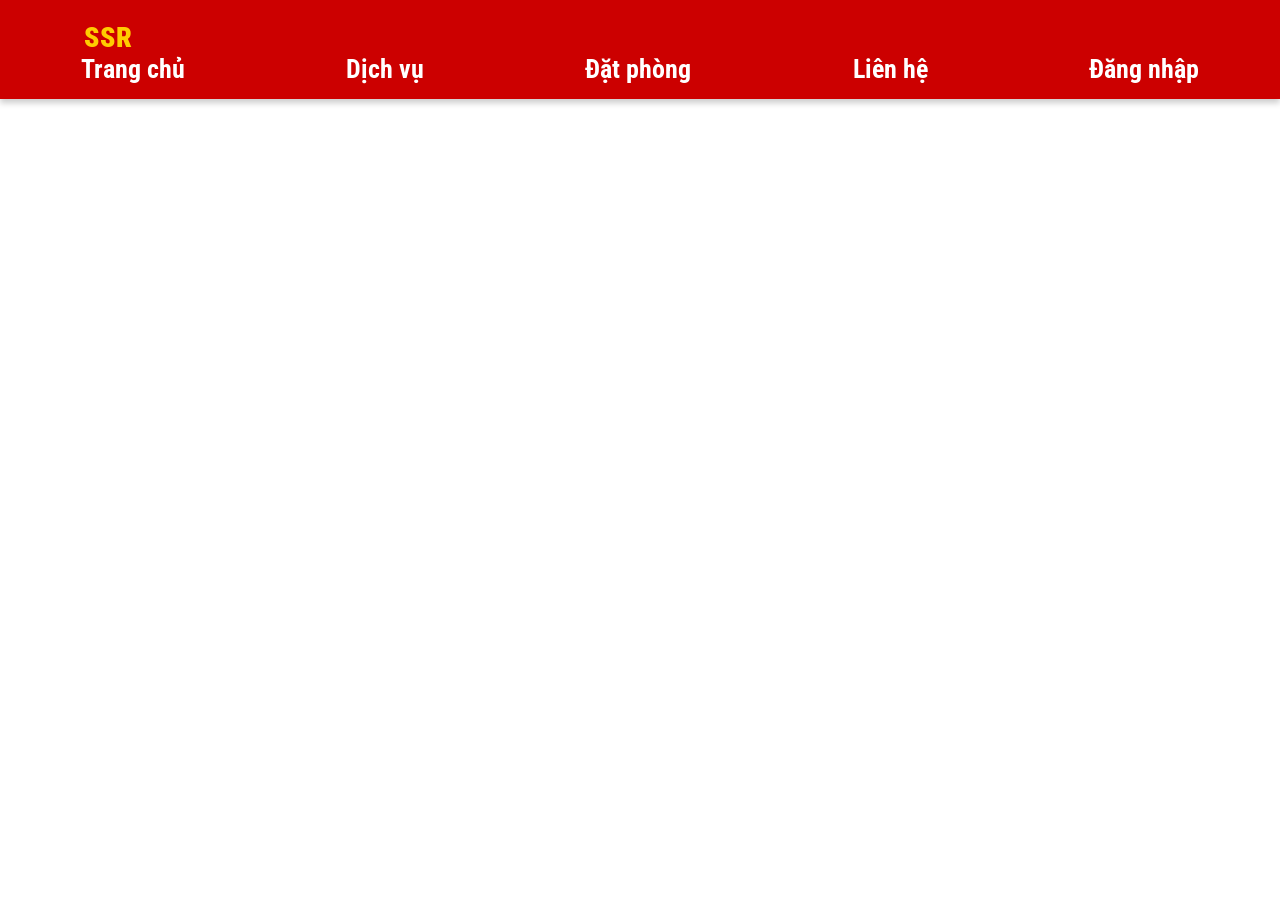
<file: index.html>
<!DOCTYPE html>
<html lang="vi">
<head>
    <meta charset="UTF-8">
    <meta name="viewport" content="width=device-width, initial-scale=1.0">
    <title>Giao Diện Khách Sạn SSR</title>
    <!-- Liên kết tới file CSS bên ngoài -->
    <link rel="stylesheet" href="homepage.css">
</head>
<body>

    <div class="hero-container">
        <header class="navbar">
            <a href="homepage.html" class="nav-item">
                <div class="logo-ssr">SSR</div>
                <span>Trang chủ</span>
            </a>
            
            <a href="service.html" class="nav-item">
                <div class="logo-placeholder"></div>
                <span>Dịch vụ</span>
            </a>
            
            <a href="Rooms/rooms.html" class="nav-item">
                <div class="logo-placeholder"></div>
                <span>Đặt phòng</span>
            </a>
            
            <a href="contact.html" class="nav-item">
                <div class="logo-placeholder"></div>
                <span>Liên hệ</span>
            </a>
            
            <a href="login.html" class="nav-item">
                <div class="logo-placeholder"></div>
                <span>Đăng nhập</span>
            </a>
        </header>
    </div>

</body>
</html>
</file>
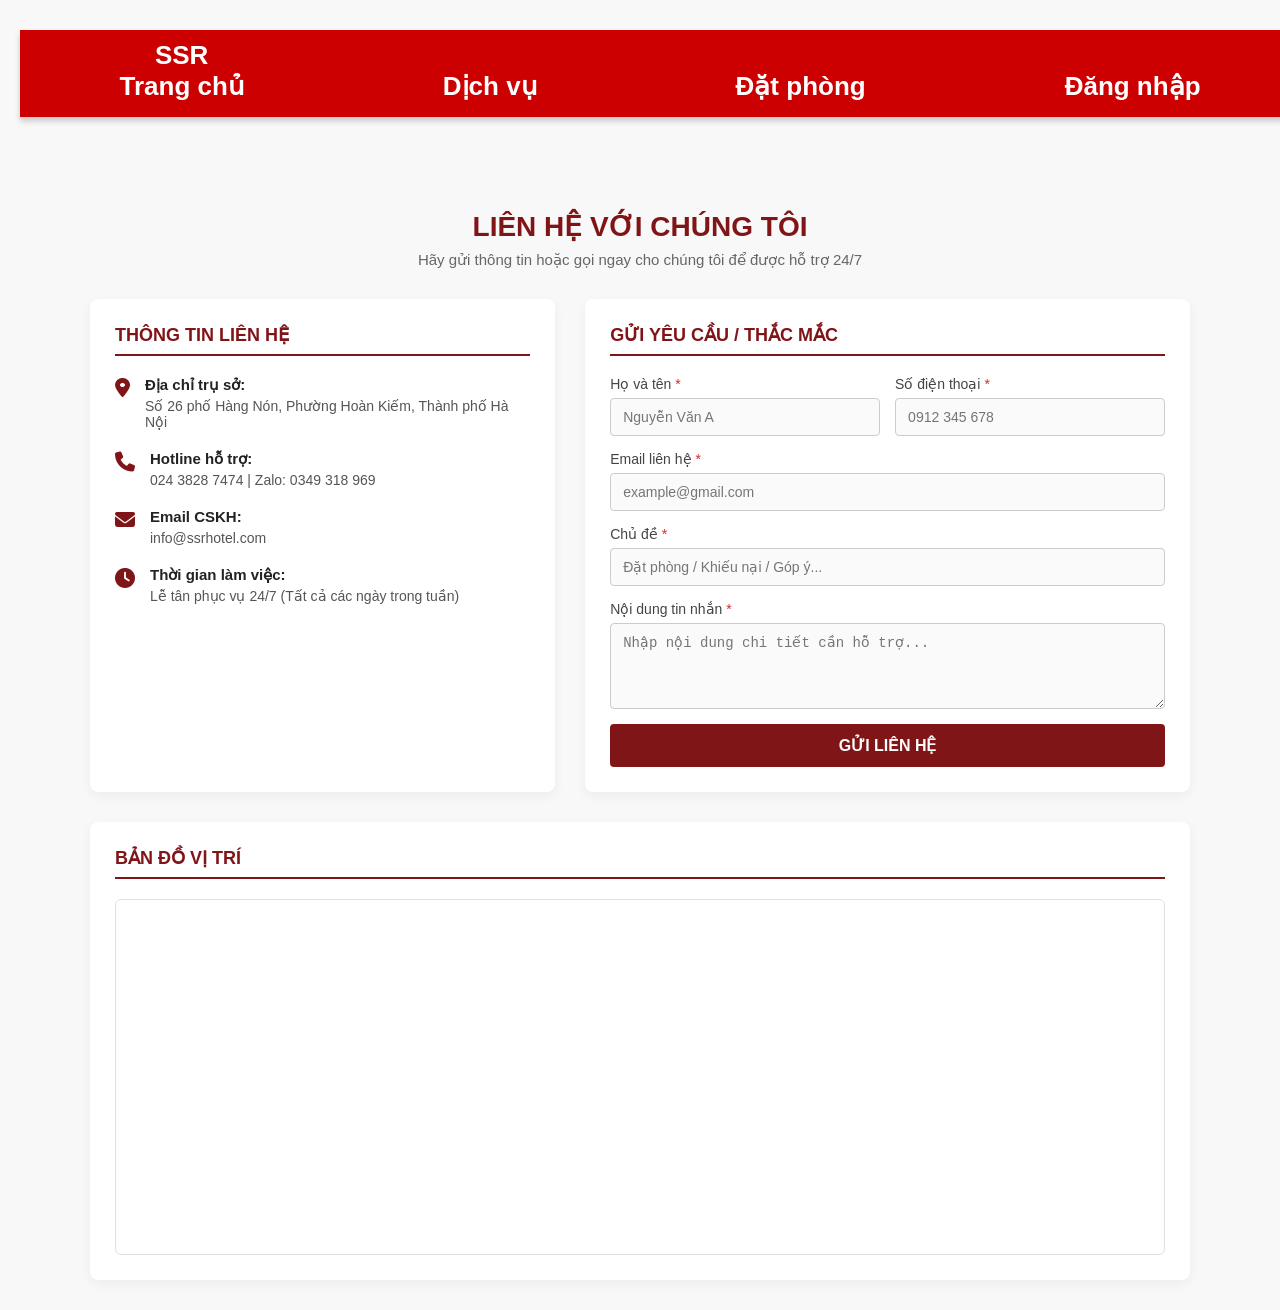
<file: contact.html>
<!DOCTYPE html>
<html lang="vi">
<head>
    <meta charset="UTF-8">
    <meta name="viewport" content="width=device-width, initial-scale=1.0">
    <title>Liên Hệ - Khách Sạn SSR</title>
    <!-- Thư viện FontAwesome chứa icon -->
    <link rel="stylesheet" href="https://cdnjs.cloudflare.com/ajax/libs/font-awesome/6.4.0/css/all.min.css">
    <link rel="stylesheet" href="contact.css">
</head>
<body>

    <div class="hero-container">
        <header class="navbar">
            <a href="homepage.html" class="nav-item">
                <div class="logo-ssr">SSR</div>
                <span>Trang chủ</span>
            </a>
            
            <a href="service.html" class="nav-item">
                <div class="logo-placeholder"></div>
                <span>Dịch vụ</span>
            </a>
            
            <a href="Rooms/rooms.html" class="nav-item">
                <div class="logo-placeholder"></div>
                <span>Đặt phòng</span>
            </a>
            
            <a href="login.html" class="nav-item">
                <div class="logo-placeholder"></div>
                <span>Đăng nhập</span>
            </a>
        </header>
    </div>

    <div class="contact-container">
        
        <!-- Tiêu đề trang -->
        <div class="page-title">
            <h2>LIÊN HỆ VỚI CHÚNG TÔI</h2>
            <p>Hãy gửi thông tin hoặc gọi ngay cho chúng tôi để được hỗ trợ 24/7</p>
        </div>

        <div class="contact-grid">

            <!-- CỘT 1: THÔNG TIN LIÊN HỆ -->
            <div class="contact-info-box">
                <h3>THÔNG TIN LIÊN HỆ</h3>
                
                <div class="info-item">
                    <i class="fa-solid fa-location-dot info-icon"></i>
                    <div>
                        <strong>Địa chỉ trụ sở:</strong>
                        <p>Số 26 phố Hàng Nón, Phường Hoàn Kiếm, Thành phố Hà Nội</p>
                    </div>
                </div>

                <div class="info-item">
                    <i class="fa-solid fa-phone info-icon"></i>
                    <div>
                        <strong>Hotline hỗ trợ:</strong>
                        <p>024 3828 7474 | Zalo: 0349 318 969</p>
                    </div>
                </div>

                <div class="info-item">
                    <i class="fa-solid fa-envelope info-icon"></i>
                    <div>
                        <strong>Email CSKH:</strong>
                        <p>info@ssrhotel.com</p>
                    </div>
                </div>

                <div class="info-item">
                    <i class="fa-solid fa-clock info-icon"></i>
                    <div>
                        <strong>Thời gian làm việc:</strong>
                        <p>Lễ tân phục vụ 24/7 (Tất cả các ngày trong tuần)</p>
                    </div>
                </div>
            </div>

            <!-- CỘT 2: FORM GỬI THẮC MẮC -->
            <div class="contact-form-box">
                <h3>GỬI YÊU CẦU / THẮC MẮC</h3>
                <form action="#" method="POST">
                    
                    <div class="form-row">
                        <div class="form-group">
                            <label for="fullname">Họ và tên <span class="required">*</span></label>
                            <input type="text" id="fullname" placeholder="Nguyễn Văn A" required>
                        </div>

                        <div class="form-group">
                            <label for="phone">Số điện thoại <span class="required">*</span></label>
                            <input type="tel" id="phone" placeholder="0912 345 678" required>
                        </div>
                    </div>

                    <div class="form-group">
                        <label for="email">Email liên hệ <span class="required">*</span></label>
                        <input type="email" id="email" placeholder="example@gmail.com" required>
                    </div>

                    <div class="form-group">
                        <label for="subject">Chủ đề <span class="required">*</span></label>
                        <input type="text" id="subject" placeholder="Đặt phòng / Khiếu nại / Góp ý..." required>
                    </div>

                    <div class="form-group">
                        <label for="message">Nội dung tin nhắn <span class="required">*</span></label>
                        <textarea id="message" rows="4" placeholder="Nhập nội dung chi tiết cần hỗ trợ..." required></textarea>
                    </div>

                    <button type="submit" class="btn-send">GỬI LIÊN HỆ</button>

                </form>
            </div>

        </div>

        <!-- BẢN ĐỒ BÊN DƯỚI -->
        <div class="map-box">
            <h3>BẢN ĐỒ VỊ TRÍ</h3>
            <div class="map-wrapper">
                <iframe 
                    src="https://www.google.com/maps/embed?pb=!1m18!1m12!1m3!1d3723.901511283626!2d105.8473722759987!3d21.034626187508953!2m3!1f0!0!2f0!3f0!3m2!1i1024!2i768!4f13.1!3m3!1m2!1s0x3135abbf20e404bf%3A0x6b4f70783a38fa80!2zMjYgUC4gSMOgbmcgTsOzbiwgSMOgbmcgR2FpLCBIb2FuIEtp4bqgbSwgSMOgbm_aQ!5e0!3m2!1svi!2s!4v1700000000000!5m2!1svi!2s" 
                    width="100%" 
                    height="350" 
                    style="border:0;" 
                    allowfullscreen="" 
                    loading="lazy">
                </iframe>
            </div>
        </div>

    </div>

</body>
</html>
</file>
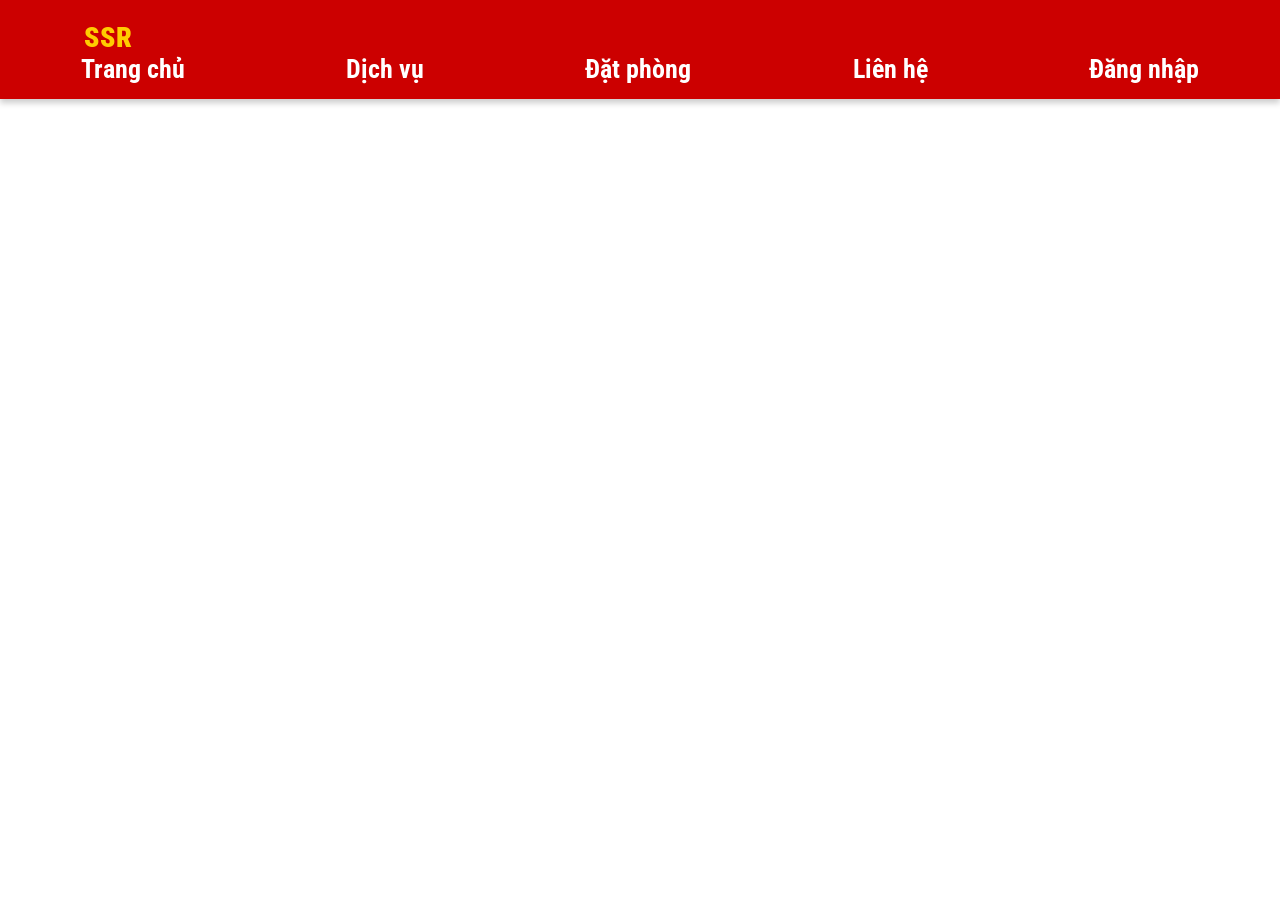
<file: homepage.html>
<!DOCTYPE html>
<html lang="vi">
<head>
    <meta charset="UTF-8">
    <meta name="viewport" content="width=device-width, initial-scale=1.0">
    <title>Giao Diện Khách Sạn SSR</title>
    <!-- Liên kết tới file CSS bên ngoài -->
    <link rel="stylesheet" href="homepage.css">
</head>
<body>

    <div class="hero-container">
        <header class="navbar">
            <a href="homepage.html" class="nav-item">
                <div class="logo-ssr">SSR</div>
                <span>Trang chủ</span>
            </a>
            
            <a href="service.html" class="nav-item">
                <div class="logo-placeholder"></div>
                <span>Dịch vụ</span>
            </a>
            
            <a href="Rooms/rooms.html" class="nav-item">
                <div class="logo-placeholder"></div>
                <span>Đặt phòng</span>
            </a>
            
            <a href="contact.html" class="nav-item">
                <div class="logo-placeholder"></div>
                <span>Liên hệ</span>
            </a>
            
            <a href="login.html" class="nav-item">
                <div class="logo-placeholder"></div>
                <span>Đăng nhập</span>
            </a>
        </header>
    </div>

</body>
</html>
</file>
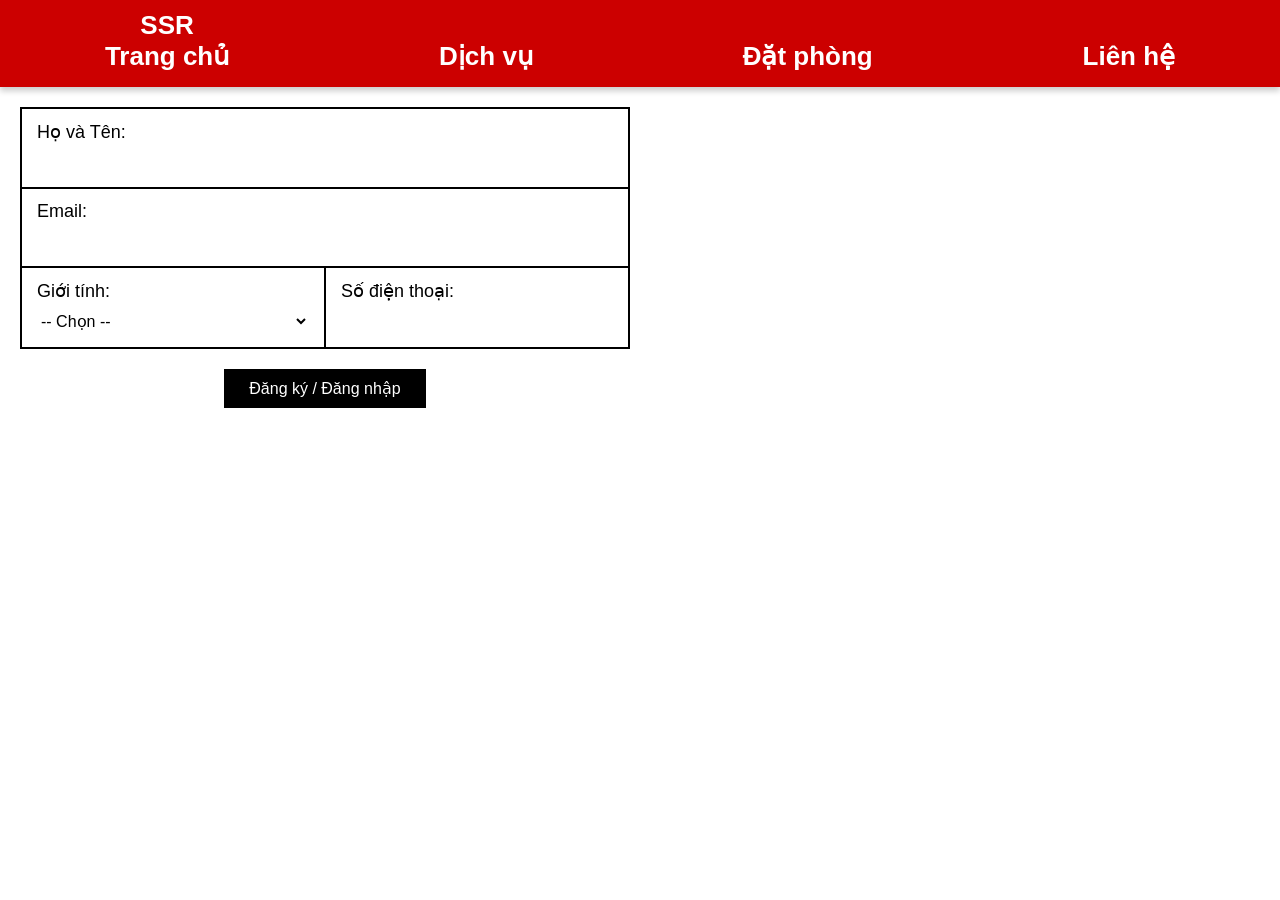
<file: login.html>
<!DOCTYPE html>
<html lang="vi">
<head>
    <meta charset="UTF-8">
    <meta name="viewport" content="width=device-width, initial-scale=1.0">
    <title>Trang Đăng Nhập / Đăng Ký</title>
    <link rel="stylesheet" href="login.css">
</head>
<body>

    <div class="hero-container">
        <header class="navbar">
            <a href="homepage.html" class="nav-item">
                <div class="logo-ssr">SSR</div>
                <span>Trang chủ</span>
            </a>
            
            <a href="service.html" class="nav-item">
                <div class="logo-placeholder"></div>
                <span>Dịch vụ</span>
            </a>
            
            <a href="rooms.html" class="nav-item">
                <div class="logo-placeholder"></div>
                <span>Đặt phòng</span>
            </a>
            
            <a href="contact.html" class="nav-item">
                <div class="logo-placeholder"></div>
                <span>Liên hệ</span>
            </a>
        </header>

    <div class="form-container">
        <form action="#" method="POST" class="form-table">
            
            <!-- Hàng 1: Họ và Tên -->
            <div class="form-row full-width">
                <label for="fullname">Họ và Tên:</label>
                <input type="text" id="fullname" name="fullname">
            </div>

            <!-- Hàng 2: Email -->
            <div class="form-row full-width">
                <label for="email">Email:</label>
                <input type="email" id="email" name="email">
            </div>

            <!-- Hàng 3: Chia làm 2 cột Giới tính & Số điện thoại -->
            <div class="form-row split-row">
                <!-- Cột trái: Giới tính -->
                <div class="form-col">
                    <label for="gender">Giới tính:</label>
                    <select id="gender" name="gender">
                        <option value="">-- Chọn --</option>
                        <option value="nam">Nam</option>
                        <option value="nu">Nữ</option>
                        <option value="khac">Khác</option>
                    </select>
                </div>

                <!-- Cột phải: Số điện thoại -->
                <div class="form-col">
                    <label for="phone">Số điện thoại:</label>
                    <input type="tel" id="phone" name="phone">
                </div>
            </div>
        </form>
        <div class="submit-btn-container">
            <button type="submit">Đăng ký / Đăng nhập</button>
        </div>
    </div>

</body>
</html>
</file>
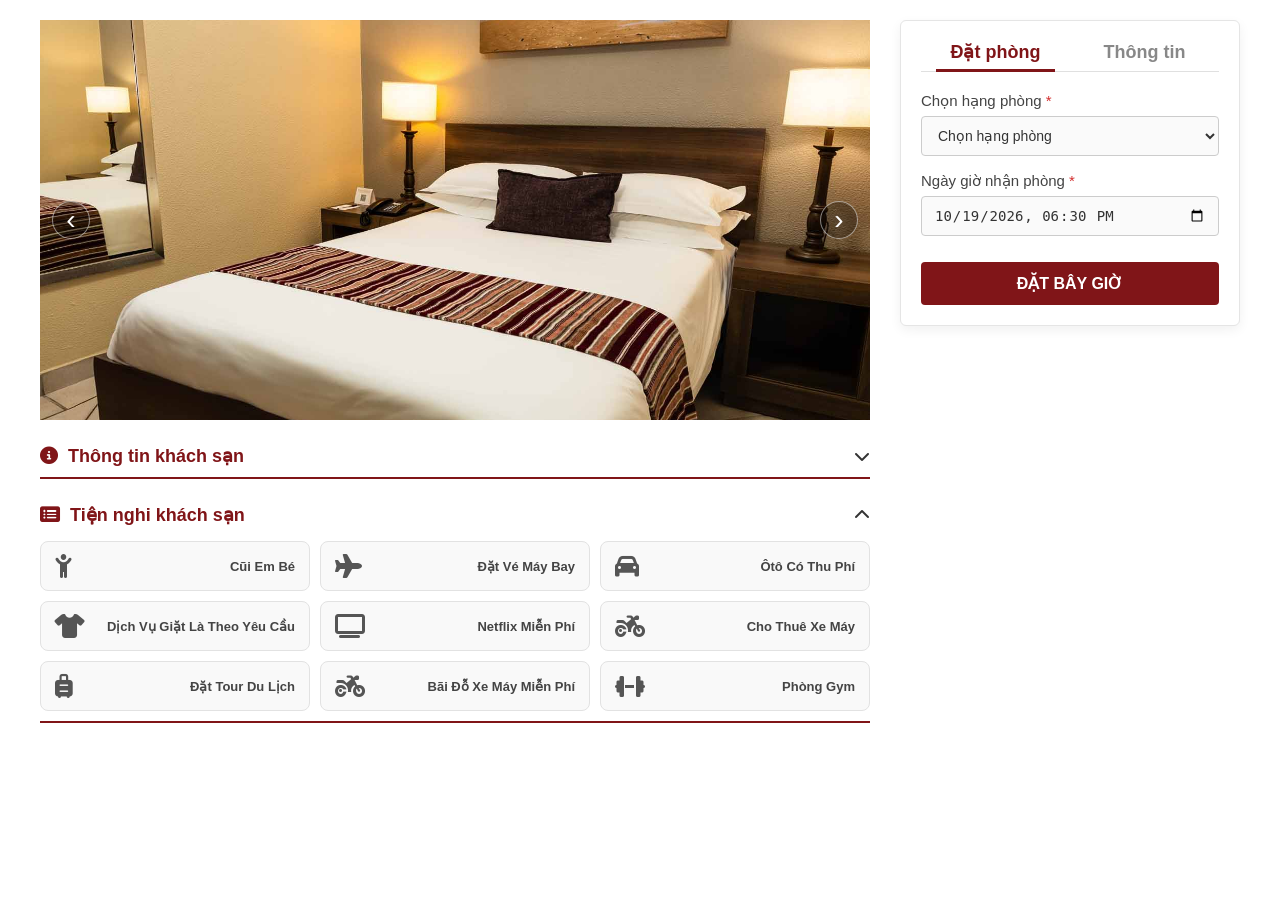
<file: Rooms/room_detail1.html>
<!DOCTYPE html>
<html lang="vi">
<head>
    <meta charset="UTF-8">
    <meta name="viewport" content="width=device-width, initial-scale=1.0">
    <title>Chi Tiết Khách Sạn - A25 RESIDENCES</title>
    <!-- Thư viện Icon FontAwesome -->
    <link rel="stylesheet" href="https://cdnjs.cloudflare.com/ajax/libs/font-awesome/6.4.0/css/all.min.css">
    <link rel="stylesheet" href="room_detail.css">
</head>
<body>

    <!-- BỐ CỤC CHÍNH 2 CỘT -->
    <div class="page-layout">

        <!-- CỘT BÊN TRÁI: Hình ảnh & Tiện nghi -->
        <div class="left-column">
            
            <!-- 1. BỘ ẢNH (GALLERY) -->
            <div class="gallery-section">
                <div class="main-image-wrapper">
                    <button class="nav-btn prev-btn">&lsaquo;</button>
                    <img src="[data-uri]" alt="A25 Residences Building" class="main-img">
                    <button class="nav-btn next-btn">&rsaquo;</button>
                </div>
            </div>

            <!-- 2. MỤC THÔNG TIN KHÁCH SẠN -->
            <div class="accordion-item">
                <div class="accordion-header">
                    <div class="accordion-title">
                        <i class="fa-solid fa-circle-info icon-info"></i>
                        <span>Thông tin khách sạn</span>
                    </div>
                    <i class="fa-solid fa-chevron-down arrow-icon"></i>
                </div>
            </div>

            <!-- 3. MỤC TIỆN NGHI KHÁCH SẠN -->
            <div class="accordion-item active">
                <div class="accordion-header">
                    <div class="accordion-title">
                        <i class="fa-solid fa-list-alt icon-info"></i>
                        <span>Tiện nghi khách sạn</span>
                    </div>
                    <i class="fa-solid fa-chevron-up arrow-icon"></i>
                </div>

                <div class="amenities-grid">
                    <div class="amenity-card">
                        <i class="fa-solid fa-child-reaching amenity-icon"></i>
                        <span class="amenity-name">Cũi Em Bé</span>
                    </div>
                    <div class="amenity-card">
                        <i class="fa-solid fa-plane amenity-icon"></i>
                        <span class="amenity-name">Đặt Vé Máy Bay</span>
                    </div>
                    <div class="amenity-card">
                        <i class="fa-solid fa-car amenity-icon"></i>
                        <span class="amenity-name">Ôtô Có Thu Phí</span>
                    </div>
                    <div class="amenity-card">
                        <i class="fa-solid fa-shirt amenity-icon"></i>
                        <span class="amenity-name">Dịch Vụ Giặt Là Theo Yêu Cầu</span>
                    </div>
                    <div class="amenity-card">
                        <i class="fa-solid fa-tv amenity-icon"></i>
                        <span class="amenity-name">Netflix Miễn Phí</span>
                    </div>
                    <div class="amenity-card">
                        <i class="fa-solid fa-motorcycle amenity-icon"></i>
                        <span class="amenity-name">Cho Thuê Xe Máy</span>
                    </div>
                    <div class="amenity-card">
                        <i class="fa-solid fa-suitcase-rolling amenity-icon"></i>
                        <span class="amenity-name">Đặt Tour Du Lịch</span>
                    </div>
                    <div class="amenity-card">
                        <i class="fa-solid fa-motorcycle amenity-icon"></i>
                        <span class="amenity-name">Bãi Đỗ Xe Máy Miễn Phí</span>
                    </div>
                    <div class="amenity-card">
                        <i class="fa-solid fa-dumbbell amenity-icon"></i>
                        <span class="amenity-name">Phòng Gym</span>
                    </div>
                </div>
            </div>

        </div>

        <!-- CỘT BÊN PHẢI: BOX ĐẶT PHÒNG & THÔNG TIN NHO NHỎ -->
        <div class="right-column">
            <div class="booking-box">
                
                <!-- Thanh chuyển Tab -->
                <div class="tab-header">
                    <button class="tab-btn active" onclick="switchTab('booking-tab', this)">Đặt phòng</button>
                    <button class="tab-btn" onclick="switchTab('info-tab', this)">Thông tin</button>
                </div>

                <!-- TAB 1: ĐẶT PHÒNG -->
                <div id="booking-tab" class="tab-content active">
                    <form action="#" method="POST">
                        <div class="form-group">
                            <label>Chọn hạng phòng <span class="required">*</span></label>
                            <select required>
                                <option value="" disabled selected>Chọn hạng phòng</option>
                                <option value="standard">Phòng Standard</option>
                                <option value="superior">Phòng Superior</option>
                                <option value="deluxe">Phòng Deluxe</option>
                                <option value="suite">Phòng VIP / Suite</option>
                            </select>
                        </div>

                        <div class="form-group">
                            <label>Ngày giờ nhận phòng <span class="required">*</span></label>
                            <input type="datetime-local" value="2026-10-19T18:30" required>
                        </div>

                        <button type="submit" class="btn-booking-submit">ĐẶT BÂY GIỜ</button>
                    </form>
                </div>

                <!-- TAB 2: THÔNG TIN -->
                <div id="info-tab" class="tab-content">
                    <form action="#" method="POST">
                        <div class="form-group">
                            <label>Họ & Tên <span class="required">*</span></label>
                            <input type="text" placeholder="" required>
                        </div>

                        <div class="form-group">
                            <label>Địa chỉ email<span class="required">*</span></label>
                            <input type="email" placeholder="" required>
                        </div>

                        <div class="form-group">
                            <label>Số điện thoại<span class="required">*</span></label>
                            <input type="tel" placeholder="" required>
                        </div>

                        <button type="submit" class="btn-booking-submit">GỬI YÊU CẦU</button>
                    </form>
                </div>

            </div>
        </div>

    </div>

    <!-- Script chuyển đổi tab Đặt phòng <-> Thông tin -->
    <script>
        function switchTab(tabId, element) {
            document.querySelectorAll('.tab-content').forEach(tab => tab.classList.remove('active'));
            document.querySelectorAll('.tab-btn').forEach(btn => btn.classList.remove('active'));

            document.getElementById(tabId).classList.add('active');
            element.classList.add('active');
        }
    </script>

</body>
</html>
</file>
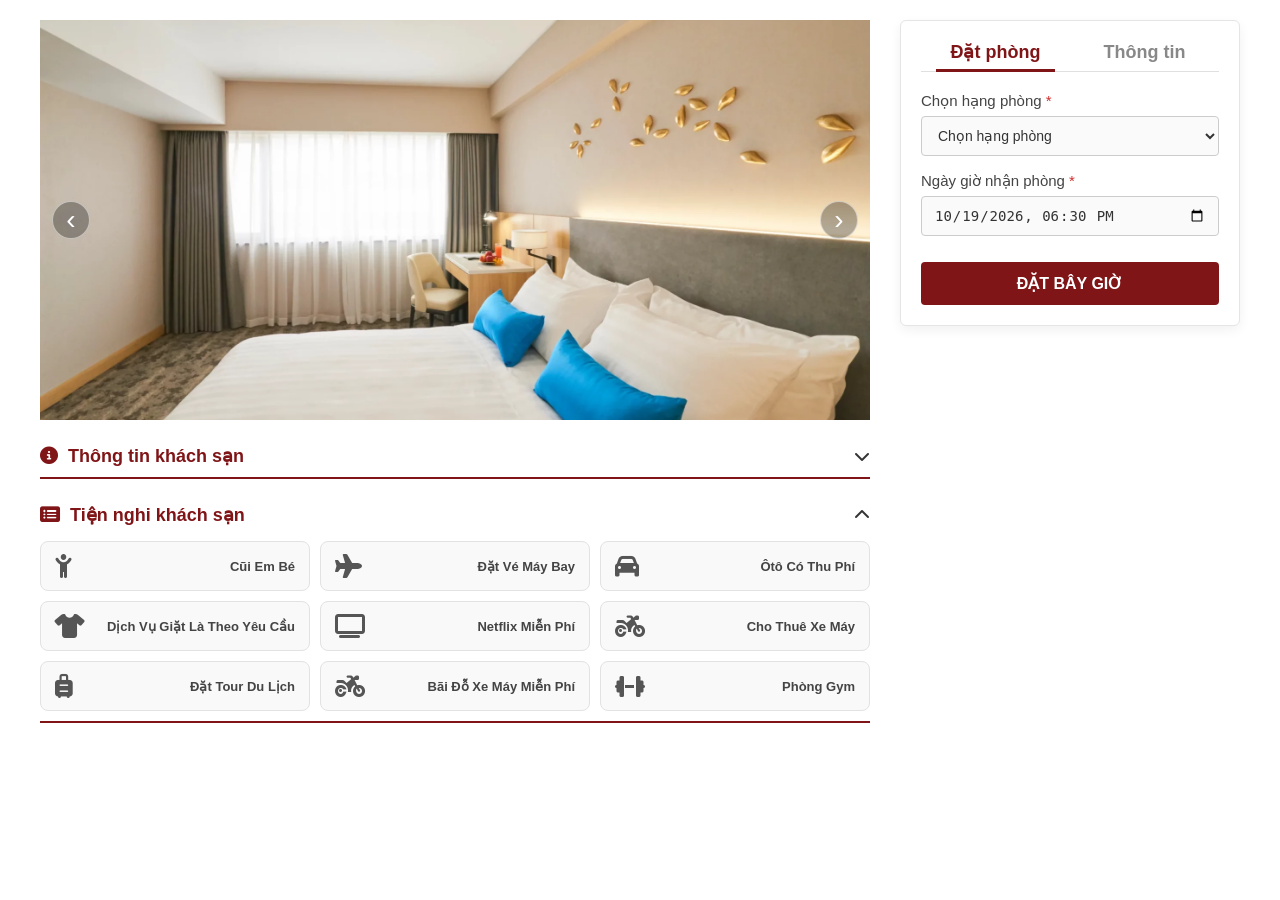
<file: Rooms/room_detail2.html>
<!DOCTYPE html>
<html lang="vi">
<head>
    <meta charset="UTF-8">
    <meta name="viewport" content="width=device-width, initial-scale=1.0">
    <title>Chi Tiết Khách Sạn - A25 RESIDENCES</title>
    <!-- Thư viện Icon FontAwesome -->
    <link rel="stylesheet" href="https://cdnjs.cloudflare.com/ajax/libs/font-awesome/6.4.0/css/all.min.css">
    <link rel="stylesheet" href="room_detail.css">
</head>
<body>

    <!-- BỐ CỤC CHÍNH 2 CỘT -->
    <div class="page-layout">

        <!-- CỘT BÊN TRÁI: Hình ảnh & Tiện nghi -->
        <div class="left-column">
            
            <!-- 1. BỘ ẢNH (GALLERY) -->
            <div class="gallery-section">
                <div class="main-image-wrapper">
                    <button class="nav-btn prev-btn">&lsaquo;</button>
                    <img src="[data-uri]" alt="A25 Residences Building" class="main-img">
                    <button class="nav-btn next-btn">&rsaquo;</button>
                </div>
            </div>

            <!-- 2. MỤC THÔNG TIN KHÁCH SẠN -->
            <div class="accordion-item">
                <div class="accordion-header">
                    <div class="accordion-title">
                        <i class="fa-solid fa-circle-info icon-info"></i>
                        <span>Thông tin khách sạn</span>
                    </div>
                    <i class="fa-solid fa-chevron-down arrow-icon"></i>
                </div>
            </div>

            <!-- 3. MỤC TIỆN NGHI KHÁCH SẠN -->
            <div class="accordion-item active">
                <div class="accordion-header">
                    <div class="accordion-title">
                        <i class="fa-solid fa-list-alt icon-info"></i>
                        <span>Tiện nghi khách sạn</span>
                    </div>
                    <i class="fa-solid fa-chevron-up arrow-icon"></i>
                </div>

                <div class="amenities-grid">
                    <div class="amenity-card">
                        <i class="fa-solid fa-child-reaching amenity-icon"></i>
                        <span class="amenity-name">Cũi Em Bé</span>
                    </div>
                    <div class="amenity-card">
                        <i class="fa-solid fa-plane amenity-icon"></i>
                        <span class="amenity-name">Đặt Vé Máy Bay</span>
                    </div>
                    <div class="amenity-card">
                        <i class="fa-solid fa-car amenity-icon"></i>
                        <span class="amenity-name">Ôtô Có Thu Phí</span>
                    </div>
                    <div class="amenity-card">
                        <i class="fa-solid fa-shirt amenity-icon"></i>
                        <span class="amenity-name">Dịch Vụ Giặt Là Theo Yêu Cầu</span>
                    </div>
                    <div class="amenity-card">
                        <i class="fa-solid fa-tv amenity-icon"></i>
                        <span class="amenity-name">Netflix Miễn Phí</span>
                    </div>
                    <div class="amenity-card">
                        <i class="fa-solid fa-motorcycle amenity-icon"></i>
                        <span class="amenity-name">Cho Thuê Xe Máy</span>
                    </div>
                    <div class="amenity-card">
                        <i class="fa-solid fa-suitcase-rolling amenity-icon"></i>
                        <span class="amenity-name">Đặt Tour Du Lịch</span>
                    </div>
                    <div class="amenity-card">
                        <i class="fa-solid fa-motorcycle amenity-icon"></i>
                        <span class="amenity-name">Bãi Đỗ Xe Máy Miễn Phí</span>
                    </div>
                    <div class="amenity-card">
                        <i class="fa-solid fa-dumbbell amenity-icon"></i>
                        <span class="amenity-name">Phòng Gym</span>
                    </div>
                </div>
            </div>

        </div>

        <!-- CỘT BÊN PHẢI: BOX ĐẶT PHÒNG & THÔNG TIN NHO NHỎ -->
        <div class="right-column">
            <div class="booking-box">
                
                <!-- Thanh chuyển Tab -->
                <div class="tab-header">
                    <button class="tab-btn active" onclick="switchTab('booking-tab', this)">Đặt phòng</button>
                    <button class="tab-btn" onclick="switchTab('info-tab', this)">Thông tin</button>
                </div>

                <!-- TAB 1: ĐẶT PHÒNG -->
                <div id="booking-tab" class="tab-content active">
                    <form action="#" method="POST">
                        <div class="form-group">
                            <label>Chọn hạng phòng <span class="required">*</span></label>
                            <select required>
                                <option value="" disabled selected>Chọn hạng phòng</option>
                                <option value="standard">Phòng Standard</option>
                                <option value="superior">Phòng Superior</option>
                                <option value="deluxe">Phòng Deluxe</option>
                                <option value="suite">Phòng VIP / Suite</option>
                            </select>
                        </div>

                        <div class="form-group">
                            <label>Ngày giờ nhận phòng <span class="required">*</span></label>
                            <input type="datetime-local" value="2026-10-19T18:30" required>
                        </div>

                        <button type="submit" class="btn-booking-submit">ĐẶT BÂY GIỜ</button>
                    </form>
                </div>

                <!-- TAB 2: THÔNG TIN -->
                <div id="info-tab" class="tab-content">
                    <form action="#" method="POST">
                        <div class="form-group">
                            <label>Họ & Tên <span class="required">*</span></label>
                            <input type="text" placeholder="" required>
                        </div>

                        <div class="form-group">
                            <label>Địa chỉ email<span class="required">*</span></label>
                            <input type="email" placeholder="" required>
                        </div>

                        <div class="form-group">
                            <label>Số điện thoại<span class="required">*</span></label>
                            <input type="tel" placeholder="" required>
                        </div>

                        <button type="submit" class="btn-booking-submit">GỬI YÊU CẦU</button>
                    </form>
                </div>

            </div>
        </div>

    </div>

    <!-- Script chuyển đổi tab Đặt phòng <-> Thông tin -->
    <script>
        function switchTab(tabId, element) {
            document.querySelectorAll('.tab-content').forEach(tab => tab.classList.remove('active'));
            document.querySelectorAll('.tab-btn').forEach(btn => btn.classList.remove('active'));

            document.getElementById(tabId).classList.add('active');
            element.classList.add('active');
        }
    </script>

</body>
</html>
</file>
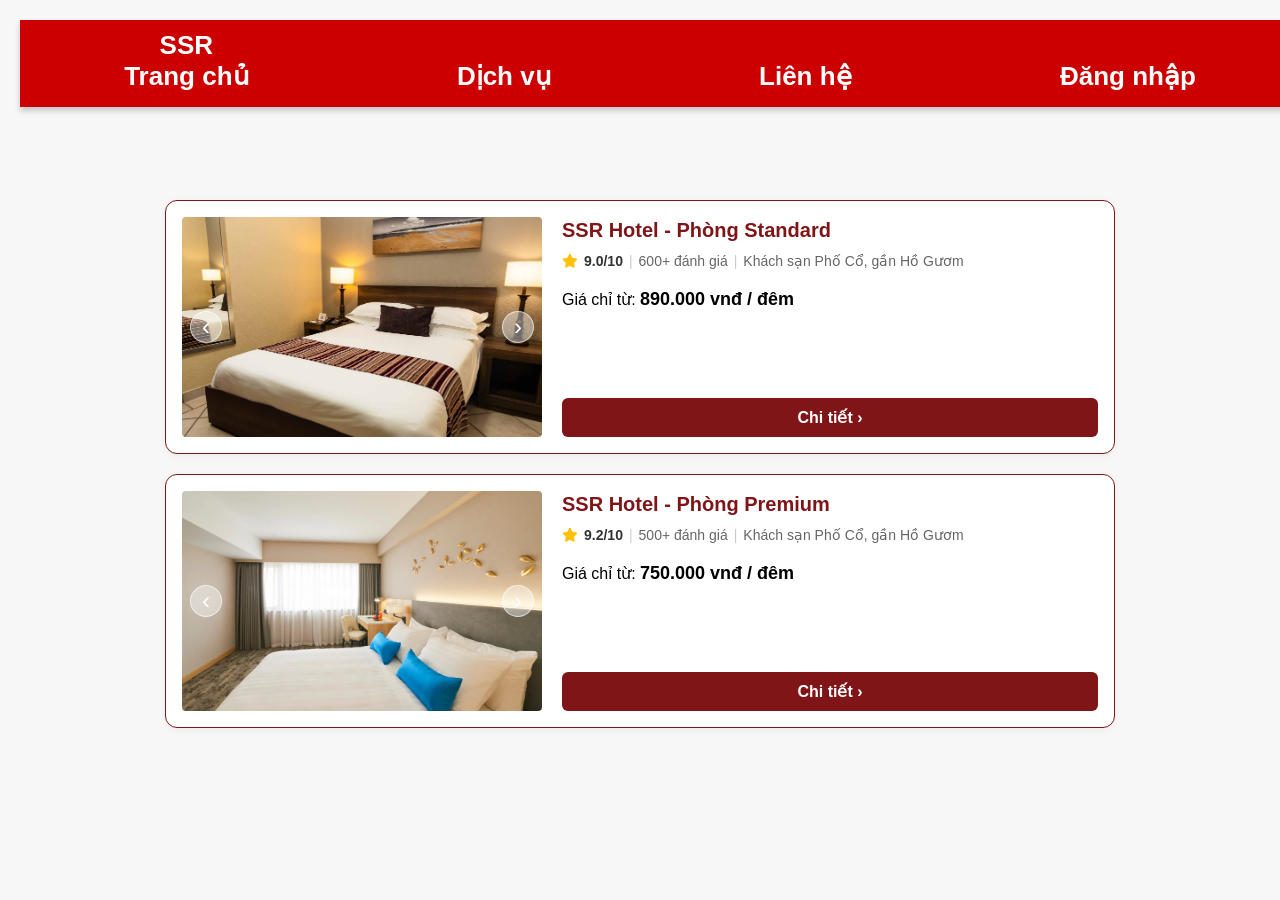
<file: Rooms/rooms.html>
<!DOCTYPE html>
<html lang="vi">
<head>
    <meta charset="UTF-8">
    <meta name="viewport" content="width=device-width, initial-scale=1.0">
    <title>Đặt Phòng Khách Sạn</title>
    <!-- FontAwesome icon cho ngôi sao, vị trí, điện thoại -->
    <link rel="stylesheet" href="https://cdnjs.cloudflare.com/ajax/libs/font-awesome/6.4.0/css/all.min.css">
    <link rel="stylesheet" href="rooms.css">
</head>
<body>

    <div class="hero-container">
        <header class="navbar">
            <a href="../homepage.html" class="nav-item">
                <div class="logo-ssr">SSR</div>
                <span>Trang chủ</span>
            </a>
            
            <a href="../service.html" class="nav-item">
                <div class="logo-placeholder"></div>
                <span>Dịch vụ</span>
            </a>
            
            <a href="../contact.html" class="nav-item">
                <div class="logo-placeholder"></div>
                <span>Liên hệ</span>
            </a>
            
            <a href="../login.html" class="nav-item">
                <div class="logo-placeholder"></div>
                <span>Đăng nhập</span>
            </a>
        </header>
    </div>

    <div class="hotel-list-container">

        <!-- THẺ KHÁCH SẠN 1 -->
        <div class="hotel-card">
            <!-- Cột ảnh bên trái -->
            <div class="hotel-media">
                <div class="main-image-wrapper">
                    <button class="nav-btn prev-btn">&lsaquo;</button>
                    <img src="[data-uri]" alt="A25 Hotel 26 Hàng Nón" class="main-img">
                    <button class="nav-btn next-btn">&rsaquo;</button>
                </div>
            </div>

            <!-- Cột thông tin bên phải -->
            <div class="hotel-info">
                <h2 class="hotel-name">SSR Hotel - Phòng Standard</h2>
                
                <div class="rating-box">
                    <i class="fa-solid fa-star star-icon"></i>
                    <span class="rating-score">9.0/10</span>
                    <span class="separator">|</span>
                    <span class="rating-count">600+ đánh giá</span>
                    <span class="separator">|</span>
                    <span class="location-tag">Khách sạn Phố Cổ, gần Hồ Gươm</span>
                </div>

                <div class="price-box">
                    Giá chỉ từ: <strong>890.000 vnđ / đêm</strong>
                </div>

                <a href="room_detail1.html" class="btn-detail">Chi tiết &rsaquo;</a>
            </div>
        </div>

        <!-- THẺ KHÁCH SẠN 2 -->
        <div class="hotel-card">
            <!-- Cột ảnh bên trái -->
            <div class="hotel-media">
                <div class="main-image-wrapper">
                    <button class="nav-btn prev-btn">&lsaquo;</button>
                    <img src="[data-uri]" alt="A25 Premium Hotel Chả Cá" class="main-img">
                    <button class="nav-btn next-btn">&rsaquo;</button>
                </div>
            </div>

            <!-- Cột thông tin bên phải -->
            <div class="hotel-info">
                <h2 class="hotel-name">SSR Hotel - Phòng Premium</h2>
                
                <div class="rating-box">
                    <i class="fa-solid fa-star star-icon"></i>
                    <span class="rating-score">9.2/10</span>
                    <span class="separator">|</span>
                    <span class="rating-count">500+ đánh giá</span>
                    <span class="separator">|</span>
                    <span class="location-tag">Khách sạn Phố Cổ, gần Hồ Gươm</span>
                </div>

                <div class="price-box">
                    Giá chỉ từ: <strong>750.000 vnđ / đêm</strong>
                </div>

                <a href="room_detail2.html" class="btn-detail">Chi tiết &rsaquo;</a>
            </div>
        </div>

    </div>

</body>
</html>
</file>
<file: homepage.css>
/* Import font chữRoboto Condensed để giống mẫu thiết kế */
@import url('https://fonts.googleapis.com/css2?family=Roboto+Condensed:wght@700&display=swap');

/* Reset CSS cơ bản */
* {
    margin: 0;
    padding: 0;
    box-sizing: border-box;
}

body, html {
    width: 100%;
    height: 100%;
    font-family: 'Roboto Condensed', sans-serif;
    overflow-x: hidden;
}

/* Container chính bao phủ toàn màn hình */
.hero-container {
    width: 100vw;
    height: 100vh;
    background: url('https://images.unsplash.com/photo-1618773928121-c32242e63f39?q=80&w=1920&auto=format&fit=crop') no-repeat center center/cover;
    position: relative;
}

/* Thanh Navigation Bar màu đỏ */
.navbar {
    width: 100%;
    background-color: #cc0000; /* Màu đỏ nổi bật giống hình */
    display: flex;
    justify-content: space-around;
    align-items: flex-end;
    padding: 10px 0 15px 0;
    box-shadow: 0 4px 6px rgba(0, 0, 0, 0.2);
}

/* Các mục Menu */
.nav-item {
    text-decoration: none;
    color: #ffffff;
    font-size: 26px;
    font-weight: 700;
    display: flex;
    flex-direction: column;
    align-items: center;
    position: relative;
    transition: color 0.2s ease, transform 0.2s ease;
}

.nav-item:hover {
    color: #ffeb3b; /* Đổi sang màu vàng nhẹ khi di chuột */
    transform: translateY(-2px);
}

/* Khối Logo SSR chữ vàng trên mục "Thông tin" */
.logo-ssr {
    top: 4px;        /* Sát sát phía trên cùng */
    left: 15px;      /* Căn sát lề trái */
    transform: translateX(-50%);
    color: #ffcc00; /* Chữ SSR màu vàng */
    font-size: 28px;
    font-weight: 900;
    letter-spacing: 1px;
    background-color: transparent; /* Trùng hoàn toàn với màu banner */
    z-index: 10;
    pointer-events: none; /* Tránh cản trở khi click */
}

/* Khối giữ khoảng trống cho các nút không có logo để căn chỉnh hàng ngang đều nhau */
.logo-placeholder {
    height: 44px; /* Trùng với chiều cao của .logo-ssr */
}

/* Tối ưu hiển thị cho màn hình điện thoại/máy tính bảng */
@media (max-width: 768px) {
    .nav-item {
        font-size: 18px;
    }

    .logo-ssr {
        font-size: 20px;
        padding: 4px 10px;
    }

    .logo-placeholder {
        height: 32px;
    }
}
</file>
<file: contact.css>
/* Reset CSS */
* {
    margin: 0;
    padding: 0;
    box-sizing: border-box;
}

body {
    font-family: Arial, Helvetica, sans-serif;
    background-color: #f8f8f8;
    color: #333333;
    padding: 30px 20px;
}

/* Container chính */
.contact-container {
    max-width: 1100px;
    margin: 0 auto;
    display: flex;
    flex-direction: column;
    gap: 30px;
}

/* Tiêu đề trang */
.page-title {
    text-align: center;
}

.page-title h2 {
    color: #801518; /* Màu đỏ đô chuẩn thương hiệu */
    font-size: 28px;
    font-weight: bold;
    margin-bottom: 8px;
}

.page-title p {
    color: #666666;
    font-size: 15px;
}

/* Chia đôi khung Thông tin & Form */
.contact-grid {
    display: grid;
    grid-template-columns: 1fr 1.3fr;
    gap: 30px;
}

/* Khối thông tin bên trái */
.contact-info-box, .contact-form-box {
    background-color: #ffffff;
    padding: 25px;
    border-radius: 8px;
    box-shadow: 0 4px 12px rgba(0, 0, 0, 0.05);
}

.contact-info-box h3, .contact-form-box h3, .map-box h3 {
    color: #801518;
    font-size: 18px;
    font-weight: bold;
    margin-bottom: 20px;
    border-bottom: 2px solid #801518;
    padding-bottom: 8px;
}

.info-item {
    display: flex;
    align-items: flex-start;
    gap: 15px;
    margin-bottom: 20px;
}

.info-icon {
    color: #801518;
    font-size: 20px;
    margin-top: 2px;
}

.info-item strong {
    font-size: 15px;
    color: #222222;
}

.info-item p {
    font-size: 14px;
    color: #555555;
    margin-top: 4px;
}

/* Form liên hệ bên phải */
.form-row {
    display: flex;
    gap: 15px;
}

.form-group {
    margin-bottom: 15px;
    display: flex;
    flex-direction: column;
    flex: 1;
}

.form-group label {
    font-size: 14px;
    color: #444444;
    margin-bottom: 6px;
    font-weight: 500;
}

.required {
    color: #d32f2f;
}

.form-group input, 
.form-group textarea {
    width: 100%;
    padding: 10px 12px;
    border: 1px solid #cccccc;
    border-radius: 4px;
    font-size: 14px;
    outline: none;
    background-color: #fafafa;
}

.form-group input:focus, 
.form-group textarea:focus {
    border-color: #801518;
    background-color: #ffffff;
}

.btn-send {
    width: 100%;
    background-color: #801518;
    color: #ffffff;
    border: none;
    padding: 12px 0;
    font-size: 16px;
    font-weight: bold;
    border-radius: 4px;
    cursor: pointer;
    transition: background-color 0.2s;
}

.btn-send:hover {
    background-color: #600f11;
}

/* Bản đồ */
.map-box {
    background-color: #ffffff;
    padding: 25px;
    border-radius: 8px;
    box-shadow: 0 4px 12px rgba(0, 0, 0, 0.05);
}

.map-wrapper {
    border-radius: 6px;
    overflow: hidden;
    border: 1px solid #e0e0e0;
}

/* Responsive trên mobile */
@media (max-width: 768px) {
    .contact-grid {
        grid-template-columns: 1fr;
    }
    .form-row {
        flex-direction: column;
        gap: 0;
    }
}

.hero-container {
    width: 100vw;
    height: 20vh;
}

/* Thanh Navigation Bar màu đỏ */
.navbar {
    width: 100%;
    background-color: #cc0000; /* Màu đỏ nổi bật giống hình */
    display: flex;
    justify-content: space-around;
    align-items: flex-end;
    padding: 10px 0 15px 0;
    box-shadow: 0 4px 6px rgba(0, 0, 0, 0.2);
}

/* Các mục Menu */
.nav-item {
    text-decoration: none;
    color: #ffffff;
    font-size: 26px;
    font-weight: 700;
    display: flex;
    flex-direction: column;
    align-items: center;
    position: relative;
    transition: color 0.2s ease, transform 0.2s ease;
}

.nav-item:hover {
    color: #ffeb3b; /* Đổi sang màu vàng nhẹ khi di chuột */
    transform: translateY(-2px);
}
</file>
<file: login.css>
/* Reset CSS */
* {
    margin: 0;
    padding: 0;
    box-sizing: border-box;
}

body {
    font-family: Arial, Helvetica, sans-serif;
    background-color: #ffffff;
    display: flex;
    justify-content: center;
    align-items: center;
    min-height: 100vh;
}

/* Khung ngoài căn giữa màn hình */
.form-container {
    border-radius: 8px;
    width: 100%;
    max-width: 650px;
    padding: 20px;
}

/* Bảng form với viền đen bên ngoài */
.form-table {
    border: 2px solid #000000;
    background-color: #ffffff;
}

/* Cấu trúc hàng chung */
.form-row {
    border-bottom: 2px solid #000000;
    display: flex;
    flex-direction: column;
    padding: 12px 15px;
}

/* Hàng cuối cùng loại bỏ đường viền dưới của bảng */
.form-row.split-row {
    border-bottom: none;
    flex-direction: row;
    padding: 0;
}

/* Nhãn Label */
label {
    font-size: 18px;
    font-weight: 500;
    color: #000000;
    margin-bottom: 6px;
}

/* Ô nhập liệu Input & Select */
input[type="text"],
input[type="email"],
input[type="tel"],
select {
    width: 100%;
    border: none;
    outline: none;
    font-size: 16px;
    padding: 4px 0;
    background: transparent;
}

/* Chia đôi hàng thứ 3 thành 2 cột */
.split-row .form-col {
    flex: 1;
    padding: 12px 15px;
    display: flex;
    flex-direction: column;
}

/* Vạch kẻ đen ngăn cách giữa Giới tính và Số điện thoại */
.split-row .form-col:first-child {
    border-right: 2px solid #000000;
}

/* Nút bấm phía dưới (Nút Submit) */
.submit-btn-container {
    margin-top: 20px;
    text-align: center;
}

.submit-btn-container button {
    background-color: #000000;
    color: #ffffff;
    padding: 10px 25px;
    font-size: 16px;
    border: none;
    cursor: pointer;
    transition: background-color 0.2s ease;
}

.submit-btn-container button:hover {
    background-color: #333333;
}

.btn-home {
    text-decoration: none;
    background-color: #f0f0f0;
    color: #000000;
    padding: 10px 20px;
    font-size: 16px;
    border: 1px solid #000000;
    cursor: pointer;
    transition: all 0.2s ease;
}

.hero-container {
    width: 100vw;
    height: 100vh;
}

/* Thanh Navigation Bar màu đỏ */
.navbar {
    width: 100%;
    background-color: #cc0000; /* Màu đỏ nổi bật giống hình */
    display: flex;
    justify-content: space-around;
    align-items: flex-end;
    padding: 10px 0 15px 0;
    box-shadow: 0 4px 6px rgba(0, 0, 0, 0.2);
}

/* Các mục Menu */
.nav-item {
    text-decoration: none;
    color: #ffffff;
    font-size: 26px;
    font-weight: 700;
    display: flex;
    flex-direction: column;
    align-items: center;
    position: relative;
    transition: color 0.2s ease, transform 0.2s ease;
}

.nav-item:hover {
    color: #ffeb3b; /* Đổi sang màu vàng nhẹ khi di chuột */
    transform: translateY(-2px);
}
</file>
<file: Rooms/room_detail.css>
/* Reset CSS */
* {
    margin: 0;
    padding: 0;
    box-sizing: border-box;
}

body {
    font-family: Arial, Helvetica, sans-serif;
    background-color: #ffffff;
    color: #333333;
    padding: 20px;
}

/* Cấu trúc Bố cục 2 Cột */
.page-layout {
    max-width: 1200px;
    margin: 0 auto;
    display: flex;
    gap: 30px;
    align-items: flex-start;
}

.left-column {
    flex: 1; /* Chiếm diện tích còn lại */
    display: flex;
    flex-direction: column;
    gap: 15px;
}

.right-column {
    width: 340px; /* Chiều rộng cố định của box bên phải */
    flex-shrink: 0;
    position: sticky;
    top: 20px; /* Cuộn trang sẽ trượt đi theo */
}

/* --- HÌNH ẢNH (SLIDER) --- */
.gallery-section {
    width: 100%;
    display: flex;
    flex-direction: column;
    gap: 8px;
}

.main-image-wrapper {
    position: relative;
    width: 100%;
    height: 400px;
    background-color: #f0f0f0;
    overflow: hidden;
}

.main-img {
    width: 100%;
    height: 100%;
    object-fit: cover;
}

.nav-btn {
    position: absolute;
    top: 50%;
    transform: translateY(-50%);
    background: rgba(0, 0, 0, 0.3);
    border: 1px solid rgba(255, 255, 255, 0.5);
    color: #ffffff;
    font-size: 28px;
    width: 38px;
    height: 38px;
    border-radius: 50%;
    cursor: pointer;
    display: flex;
    align-items: center;
    justify-content: center;
}

.prev-btn { left: 12px; }
.next-btn { right: 12px; }

.thumbnail-grid {
    display: grid;
    grid-template-columns: repeat(6, 1fr);
    gap: 6px;
}

.thumb {
    width: 100%;
    height: 65px;
    object-fit: cover;
    cursor: pointer;
    opacity: 0.85;
}

.thumb.active {
    opacity: 1;
    border: 2px solid #801518;
}

/* --- ACCORDION & TIỆN NGHI --- */
.accordion-item {
    border-bottom: 2px solid #801518;
    padding-bottom: 10px;
    margin-top: 10px;
}

.accordion-header {
    display: flex;
    justify-content: space-between;
    align-items: center;
    cursor: pointer;
}

.accordion-title {
    display: flex;
    align-items: center;
    gap: 10px;
    color: #801518;
    font-size: 18px;
    font-weight: bold;
}

.amenities-grid {
    display: grid;
    grid-template-columns: repeat(3, 1fr);
    gap: 10px;
    margin-top: 15px;
}

.amenity-card {
    background-color: #f9f9f9;
    border: 1px solid #e2e2e2;
    border-radius: 8px;
    padding: 12px 14px;
    display: flex;
    align-items: center;
    justify-content: space-between;
}

.amenity-icon {
    font-size: 24px;
    color: #555555;
}

.amenity-name {
    font-size: 13px;
    font-weight: bold;
    color: #444444;
    text-align: right;
}

/* --- BOX ĐẶT PHÒNG BÊN PHẢI --- */
.booking-box {
    background-color: #ffffff;
    border: 1px solid #e5e5e5;
    border-radius: 6px;
    padding: 20px;
    box-shadow: 0 4px 12px rgba(0, 0, 0, 0.06);
}

/* Tab tiêu đề Header */
.tab-header {
    display: flex;
    border-bottom: 1px solid #e0e0e0;
    margin-bottom: 20px;
}

.tab-btn {
    flex: 1;
    background: transparent;
    border: none;
    font-size: 18px;
    font-weight: bold;
    color: #888888;
    padding-bottom: 8px;
    cursor: pointer;
    position: relative;
    transition: color 0.2s;
}

.tab-btn.active {
    color: #801518; /* Màu đỏ đô active */
}

/* Gạch chân đỏ dưới Tab active */
.tab-btn.active::after {
    content: '';
    position: absolute;
    bottom: -1px;
    left: 10%;
    width: 80%;
    height: 3px;
    background-color: #801518;
}

/* Nội dung Tab */
.tab-content {
    display: none;
}

.tab-content.active {
    display: block;
}

.form-group {
    margin-bottom: 16px;
    display: flex;
    flex-direction: column;
}

.form-group label {
    font-size: 15px;
    color: #444444;
    margin-bottom: 6px;
}

.required {
    color: #d32f2f;
}

.form-group select,
.form-group input {
    width: 100%;
    padding: 10px 12px;
    border: 1px solid #cccccc;
    border-radius: 4px;
    font-size: 14px;
    color: #333333;
    outline: none;
    background-color: #fafafa;
}

.form-group select:focus,
.form-group input:focus {
    border-color: #801518;
    background-color: #ffffff;
}

/* Nút Submit màu đỏ đô */
.btn-booking-submit {
    width: 100%;
    background-color: #801518;
    color: #ffffff;
    border: none;
    padding: 12px 0;
    font-size: 16px;
    font-weight: bold;
    border-radius: 4px;
    cursor: pointer;
    margin-top: 10px;
    transition: background-color 0.2s;
}

.btn-booking-submit:hover {
    background-color: #600f11;
}

/* Responsive cho màn hình nhỏ */
@media (max-width: 900px) {
    .page-layout {
        flex-direction: column;
    }
    .right-column {
        width: 100%;
        position: static;
    }
    .amenities-grid {
        grid-template-columns: repeat(1, 1fr);
    }
}
</file>
<file: Rooms/rooms.css>
/* Reset CSS */
* {
    margin: 0;
    padding: 0;
    box-sizing: border-box;
}

body {
    font-family: Arial, Helvetica, sans-serif;
    background-color: #f7f7f7;
    color: #333333;
    padding: 20px;
}

/* Container chứa danh sách khách sạn */
.hotel-list-container {
    max-width: 950px;
    margin: 0 auto;
    display: flex;
    flex-direction: column;
    gap: 20px;
}

/* Thẻ khách sạn chính */
.hotel-card {
    background-color: #ffffff;
    border: 1.5px solid #801518; /* Viền đỏ đô */
    border-radius: 12px;
    padding: 16px;
    display: flex;
    gap: 20px;
    box-shadow: 0 2px 8px rgba(0, 0, 0, 0.05);
}

/* --- CỘT TRÁI: HÌNH ẢNH --- */
.hotel-media {
    width: 360px;
    flex-shrink: 0;
    display: flex;
    flex-direction: column;
    gap: 8px;
}

/* Khung ảnh chính */
.main-image-wrapper {
    position: relative;
    width: 100%;
    height: 220px;
    border-radius: 4px;
    overflow: hidden;
}

.main-img {
    width: 100%;
    height: 100%;
    object-fit: cover;
}

/* Nút mũi tên slider */
.nav-btn {
    position: absolute;
    top: 50%;
    transform: translateY(-50%);
    background: rgba(255, 255, 255, 0.4);
    border: 1px solid rgba(255, 255, 255, 0.6);
    color: #ffffff;
    font-size: 24px;
    width: 32px;
    height: 32px;
    border-radius: 50%;
    cursor: pointer;
    display: flex;
    align-items: center;
    justify-content: center;
    transition: background 0.2s;
}

.nav-btn:hover {
    background: rgba(0, 0, 0, 0.6);
}

.prev-btn { left: 8px; }
.next-btn { right: 8px; }

/* Danh sách ảnh nhỏ */
.thumbnail-list {
    display: flex;
    gap: 6px;
}

.thumb {
    width: calc(25% - 4.5px);
    height: 50px;
    object-fit: cover;
    border-radius: 2px;
    cursor: pointer;
    opacity: 0.8;
    transition: opacity 0.2s;
}

.thumb:hover, .thumb.active {
    opacity: 1;
    border: 1px solid #801518;
}

/* --- CỘT PHẢI: THÔNG TIN --- */
.hotel-info {
    flex: 1;
    display: flex;
    flex-direction: column;
}

.hotel-name {
    color: #801518; /* Màu đỏ đô tiêu đề */
    font-size: 20px;
    font-weight: bold;
    line-height: 1.3;
    margin-bottom: 10px;
}

/* Khối đánh giá */
.rating-box {
    display: flex;
    align-items: center;
    flex-wrap: wrap;
    gap: 6px;
    font-size: 14px;
    color: #666666;
    margin-bottom: 12px;
}

.star-icon {
    color: #ffc107; /* Màu vàng ngôi sao */
    font-size: 14px;
}

.rating-score {
    font-weight: bold;
    color: #333333;
}

.separator {
    color: #cccccc;
}

/* Các hàng thông tin icon (địa điểm, hotline) */
.info-row {
    display: flex;
    align-items: flex-start;
    gap: 8px;
    font-size: 14px;
    color: #555555;
    margin-bottom: 8px;
    line-height: 1.4;
}

.info-row .icon {
    color: #ffc107; /* Icon màu vàng cam nhẹ */
    margin-top: 3px;
    font-size: 14px;
}

.info-row strong {
    color: #333333;
}

/* Khối Giá phòng */
.price-box {
    font-size: 16px;
    color: #000000;
    margin-top: 8px;
    margin-bottom: 12px;
}

.price-box strong {
    color: #000000;
    font-size: 18px;
}

/* Nút Chi tiết */
.btn-detail {
    display: block;
    width: 100%;
    background-color: #801518; /* Màu đỏ đô */
    color: #ffffff;
    text-align: center;
    text-decoration: none;
    padding: 10px 0;
    font-size: 16px;
    font-weight: bold;
    border-radius: 6px;
    margin-top: auto; /* Đẩy nút xuống đáy cột */
    transition: background-color 0.2s;
}

.btn-detail:hover {
    background-color: #600f11;
}

/* Responsive cho màn hình di động */
@media (max-width: 768px) {
    .hotel-card {
        flex-direction: column;
    }
    .hotel-media {
        width: 100%;
    }
}

.hero-container {
    width: 100vw;
    height: 20vh;
}

/* Thanh Navigation Bar màu đỏ */
.navbar {
    width: 100%;
    background-color: #cc0000; /* Màu đỏ nổi bật giống hình */
    display: flex;
    justify-content: space-around;
    align-items: flex-end;
    padding: 10px 0 15px 0;
    box-shadow: 0 4px 6px rgba(0, 0, 0, 0.2);
}

/* Các mục Menu */
.nav-item {
    text-decoration: none;
    color: #ffffff;
    font-size: 26px;
    font-weight: 700;
    display: flex;
    flex-direction: column;
    align-items: center;
    position: relative;
    transition: color 0.2s ease, transform 0.2s ease;
}

.nav-item:hover {
    color: #ffeb3b; /* Đổi sang màu vàng nhẹ khi di chuột */
    transform: translateY(-2px);
}
</file>
